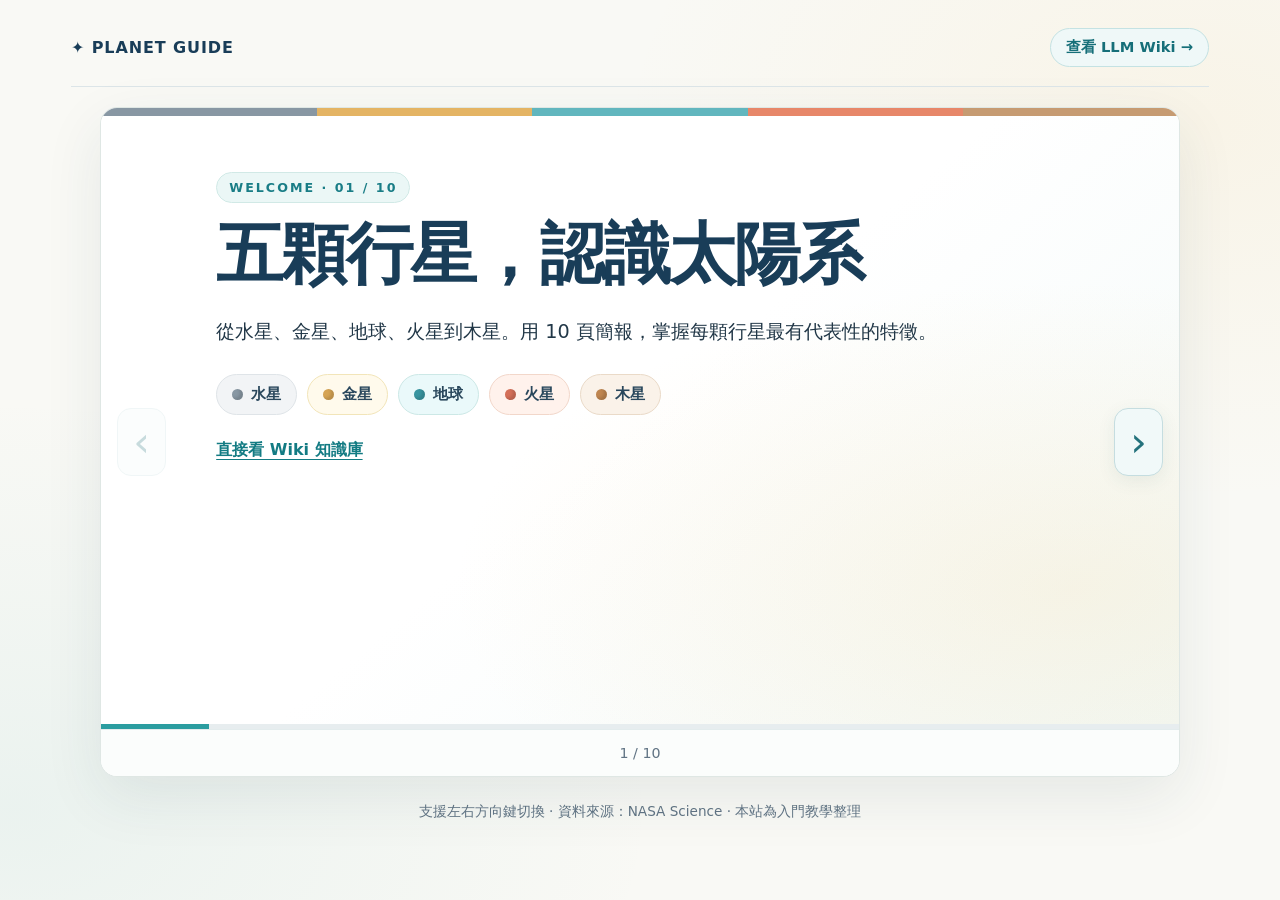
<file: index.html>
<!doctype html><html lang="zh-Hant"><head><meta charset="utf-8"><meta name="viewport" content="width=device-width,initial-scale=1"><meta name="description" content="太陽系五顆行星｜NASA 資料整理的 LLM Wiki 與 HTML 教學簡報"><title>星球小百科｜十頁教學簡報</title><link rel="stylesheet" href="style.css"></head><body><main class="wrap"><header class="top"><a class="logo" href="./">✦ PLANET GUIDE</a><a class="navlink" href="wiki/">查看 LLM Wiki →</a></header><div class="deck" id="deck"><section class="slide" aria-label="投影片 1：五顆行星，認識太陽系"><div class="kicker">WELCOME · 01 / 10</div><h1>五顆行星，認識太陽系</h1><p>從水星、金星、地球、火星到木星。用 10 頁簡報，掌握每顆行星最有代表性的特徵。</p><div class="rail"><span>水星</span><span>金星</span><span>地球</span><span>火星</span><span>木星</span></div><div class="links"><a href="wiki/">直接看 Wiki 知識庫</a></div></section><section class="slide" aria-label="投影片 2：先知道：它們在哪裡？"><div class="kicker">OVERVIEW · 02 / 10</div><h1>先知道：它們在哪裡？</h1><p>從太陽往外數，依序是水星、金星、地球、火星、木星。前四顆是岩石行星；木星則是氣體巨行星。</p><div class="rail"><span>1 · 水星</span><span>2 · 金星</span><span>3 · 地球</span><span>4 · 火星</span><span>5 · 木星</span></div><p class="muted">這份教材只選五顆行星作為入門範例，不代表太陽系只有五顆行星。</p></section><section class="slide" aria-label="投影片 3：水星"><div class="kicker">PLANET · 03 / 10</div><h1>水星</h1><div class="two"><div><div class="eyebrow">MERCURY · 岩石行星</div><p>離太陽最近，也是八大行星中最小的一顆。</p><ul class="keypoints"><li>太陽系第 1 顆行星</li><li>八大行星中最小的一顆</li><li>公轉一圈約 88 個地球日</li></ul><p class="small">提醒：離太陽最近不代表表面最熱，金星因濃厚大氣與溫室效應更熱。</p><p><a href="wiki/concepts/mercury.html">查看對應 Wiki 概念頁 →</a></p></div><div class="planet" style="--color:#75a2bc;--light:#a3d2e6"></div></div></section><section class="slide" aria-label="投影片 4：金星"><div class="kicker">PLANET · 04 / 10</div><h1>金星</h1><div class="two"><div><div class="eyebrow">VENUS · 岩石行星</div><p>金星是太陽系表面最熱的行星。</p><ul class="keypoints"><li>太陽系第 2 顆行星</li><li>表面溫度非常高</li><li>濃厚大氣造成強烈溫室效應</li></ul><p class="small">提醒：最熱的是金星，不是離太陽最近的水星。</p><p><a href="wiki/concepts/venus.html">查看對應 Wiki 概念頁 →</a></p></div><div class="planet" style="--color:#ebbb78;--light:#ffdfa6"></div></div></section><section class="slide" aria-label="投影片 5：地球"><div class="kicker">PLANET · 05 / 10</div><h1>地球</h1><div class="two"><div><div class="eyebrow">EARTH · 岩石行星</div><p>地球是我們的家園，也是目前唯一已確認有生命的行星。</p><ul class="keypoints"><li>太陽系第 3 顆行星</li><li>有大量地表液態水</li><li>目前唯一已確認有生命的行星</li></ul><p class="small">提醒：「目前只確認地球有生命」不等於斷言其他行星絕不可能有生命。</p><p><a href="wiki/concepts/earth.html">查看對應 Wiki 概念頁 →</a></p></div><div class="planet" style="--color:#66bfb1;--light:#a9e8de"></div></div></section><section class="slide" aria-label="投影片 6：火星"><div class="kicker">PLANET · 06 / 10</div><h1>火星</h1><div class="two"><div><div class="eyebrow">MARS · 岩石行星</div><p>火星被稱為紅色行星，表面偏紅與含鐵礦物的氧化有關。</p><ul class="keypoints"><li>太陽系第 4 顆行星</li><li>表面偏紅與鐵的氧化有關</li><li>寒冷且大氣稀薄</li></ul><p class="small">提醒：火星曾有較多液態水的證據，不代表現在表面有像地球一樣的海洋。</p><p><a href="wiki/concepts/mars.html">查看對應 Wiki 概念頁 →</a></p></div><div class="planet" style="--color:#d88878;--light:#f5b4a4"></div></div></section><section class="slide" aria-label="投影片 7：木星"><div class="kicker">PLANET · 07 / 10</div><h1>木星</h1><div class="two"><div><div class="eyebrow">JUPITER · 氣體巨行星</div><p>木星是太陽系最大的行星。</p><ul class="keypoints"><li>太陽系第 5 顆行星</li><li>太陽系最大的行星</li><li>主要成分為氫與氦</li></ul><p class="small">提醒：木星並非表面鋪滿陸地的大型地球，而是氣體巨行星。</p><p><a href="wiki/concepts/jupiter.html">查看對應 Wiki 概念頁 →</a></p></div><div class="planet" style="--color:#cba983;--light:#efcdab"></div></div></section><section class="slide" aria-label="投影片 8：把五顆行星放在一起比較"><div class="kicker">COMPARE · 08 / 10</div><h1>把五顆行星放在一起比較</h1><p>依照 Wiki 的五筆來源整理，先看位置，再比較行星種類與主要特徵。</p><table class="compare"><thead><tr><th>行星</th><th>順序</th><th>類型</th><th>學習重點</th></tr></thead><tbody><tr><td>水星</td><td>1</td><td>岩石行星</td><td>八大行星中最小的一顆</td></tr><tr><td>金星</td><td>2</td><td>岩石行星</td><td>表面溫度非常高</td></tr><tr><td>地球</td><td>3</td><td>岩石行星</td><td>有大量地表液態水</td></tr><tr><td>火星</td><td>4</td><td>岩石行星</td><td>表面偏紅與鐵的氧化有關</td></tr><tr><td>木星</td><td>5</td><td>氣體巨行星</td><td>太陽系最大的行星</td></tr></tbody></table></section><section class="slide" aria-label="投影片 9：三題小測驗"><div class="kicker">PRACTICE · 09 / 10</div><h1>三題小測驗</h1><p>你可以不看 Wiki 先試答，再按下按鈕確認答案。</p><ol style="line-height:2"><li>距離太陽最近的行星是誰？</li><li>水星與金星，哪一顆的表面更熱？</li><li>木星的大紅斑是一片陸地，還是一個風暴？</li></ol><button id="reveal" class="action" type="button" aria-controls="answers" aria-expanded="false">顯示答案</button><div id="answers" class="quiz-answer" aria-live="polite">① 水星　② 金星　③ 大型風暴。<br><span class="small">答案出自 Wiki 的 S01、S02、S05。</span></div></section><section class="slide" aria-label="投影片 10：資料來源與學習下一步"><div class="kicker">REFERENCES · 10 / 10</div><h1>資料來源與學習下一步</h1><p>所有教學重點都可以從 Wiki 概念頁，追溯到 NASA Science 官方資料。</p><ol class="sourceslist"><li><a target="_blank" rel="noopener" href="https://science.nasa.gov/mercury/facts/">S01 · NASA：水星 Facts</a>｜<a href="wiki/concepts/mercury.html">Wiki 概念頁</a></li><li><a target="_blank" rel="noopener" href="https://science.nasa.gov/venus/venus-facts/">S02 · NASA：金星 Facts</a>｜<a href="wiki/concepts/venus.html">Wiki 概念頁</a></li><li><a target="_blank" rel="noopener" href="https://science.nasa.gov/earth/facts/">S03 · NASA：地球 Facts</a>｜<a href="wiki/concepts/earth.html">Wiki 概念頁</a></li><li><a target="_blank" rel="noopener" href="https://science.nasa.gov/mars/facts/">S04 · NASA：火星 Facts</a>｜<a href="wiki/concepts/mars.html">Wiki 概念頁</a></li><li><a target="_blank" rel="noopener" href="https://science.nasa.gov/jupiter/jupiter-facts/">S05 · NASA：木星 Facts</a>｜<a href="wiki/concepts/jupiter.html">Wiki 概念頁</a></li></ol><div class="links"><a href="wiki/">開啟 Wiki</a><a href="WORKFLOW.md">查看 Loop / Graph 與檢查紀錄</a></div></section><!-- 簡報左右兩側的翻頁箭頭；保留原本的 JavaScript 切換機制 -->
<button class="side-arrow side-arrow-prev" id="prev" type="button" aria-label="上一頁" title="上一頁（鍵盤 ←）">&#x2039;</button>
<button class="side-arrow side-arrow-next" id="next" type="button" aria-label="下一頁" title="下一頁（鍵盤 →）">&#x203A;</button>
<div class="bar"><div id="progress"></div></div><div class="footerbar"><span id="counter" class="small" aria-live="polite">1 / 10</span></div></div><footer style="text-align:center">支援左右方向鍵切換 · 資料來源：NASA Science · 本站為入門教學整理</footer></main><script>
(()=>{const slides=[...document.querySelectorAll('.slide')];let page=0;function go(n){page=Math.max(0,Math.min(n,slides.length-1));slides.forEach((el,i)=>{el.classList.toggle('active',i===page);el.setAttribute('aria-hidden',String(i!==page));});document.querySelector('#counter').textContent=`${page+1} / ${slides.length}`;document.querySelector('#progress').style.width=`${(page+1)/slides.length*100}%`;document.querySelector('#prev').disabled=(page===0);document.querySelector('#next').disabled=(page===slides.length-1);}document.querySelector('#prev').addEventListener('click',()=>go(page-1));document.querySelector('#next').addEventListener('click',()=>go(page+1));document.addEventListener('keydown',e=>{if(e.target.closest('button,input,textarea,select'))return;if(e.key==='ArrowRight')go(page+1);if(e.key==='ArrowLeft')go(page-1);});const button=document.querySelector('#reveal');button.addEventListener('click',()=>{const a=document.querySelector('#answers');const isShown=a.classList.toggle('show');button.textContent=isShown?'隱藏答案':'顯示答案';button.setAttribute('aria-expanded',String(isShown));});go(0);})();
</script></body></html>
</file>
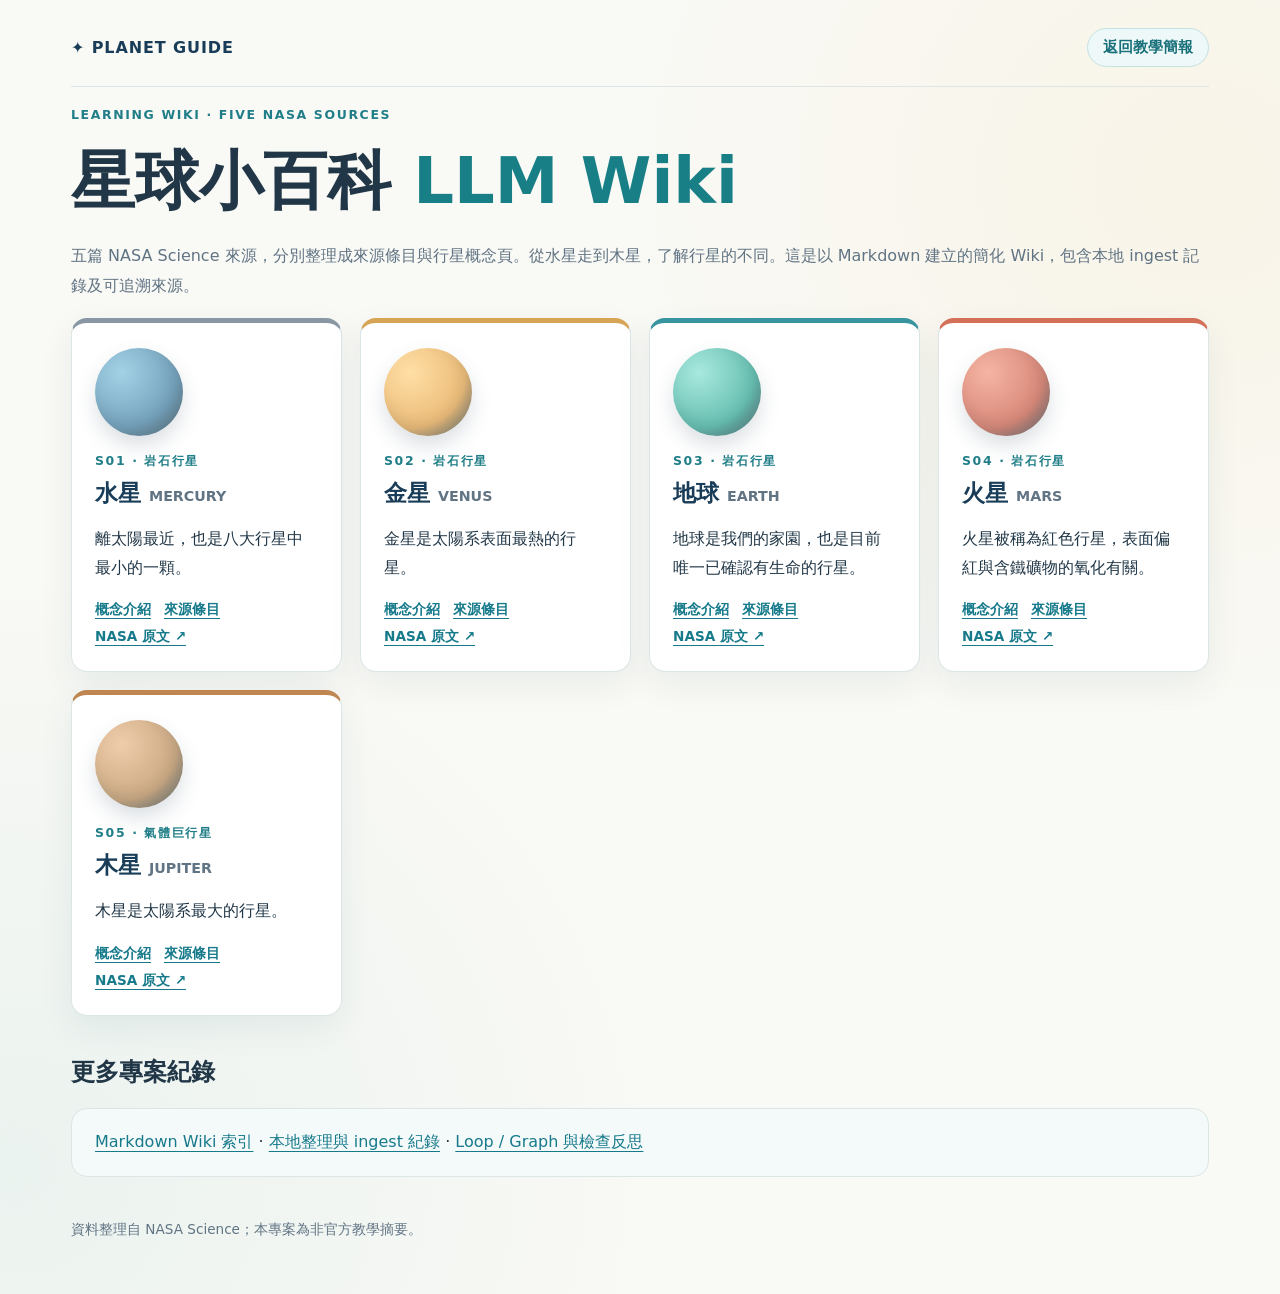
<file: wiki/index.html>
<!doctype html><html lang="zh-Hant"><head><meta name="viewport" content="width=device-width, initial-scale=1"><meta charset="utf-8"><meta name="theme-color" content="#f9f9f5"><link rel="stylesheet" href="../style.css"><title>星球小百科｜LLM Wiki</title></head><body><main class="wrap"><div class="top"><a class="logo" href="../">✦ PLANET GUIDE</a><a class="navlink" href="../">返回教學簡報</a></div><div class="eyebrow">LEARNING WIKI · FIVE NASA SOURCES</div><h1 style="font-size:clamp(2.3rem,5vw,4rem);margin:16px 0">星球小百科 <span style="color:var(--mint)">LLM Wiki</span></h1><p class="muted">五篇 NASA Science 來源，分別整理成來源條目與行星概念頁。從水星走到木星，了解行星的不同。這是以 Markdown 建立的簡化 Wiki，包含本地 ingest 記錄及可追溯來源。</p><section class="cards"><article class="card"><div class="planet" style="--color:#75a2bc;--light:#a3d2e6"></div><div class="eyebrow">S01 · 岩石行星</div><h2>水星 <span class="small">MERCURY</span></h2><p>離太陽最近，也是八大行星中最小的一顆。</p><div class="rowlinks"><a href="concepts/mercury.html">概念介紹</a><a href="sources/01-mercury.html">來源條目</a><a href="https://science.nasa.gov/mercury/facts/" target="_blank" rel="noopener">NASA 原文 ↗</a></div></article><article class="card"><div class="planet" style="--color:#ebbb78;--light:#ffdfa6"></div><div class="eyebrow">S02 · 岩石行星</div><h2>金星 <span class="small">VENUS</span></h2><p>金星是太陽系表面最熱的行星。</p><div class="rowlinks"><a href="concepts/venus.html">概念介紹</a><a href="sources/02-venus.html">來源條目</a><a href="https://science.nasa.gov/venus/venus-facts/" target="_blank" rel="noopener">NASA 原文 ↗</a></div></article><article class="card"><div class="planet" style="--color:#66bfb1;--light:#a9e8de"></div><div class="eyebrow">S03 · 岩石行星</div><h2>地球 <span class="small">EARTH</span></h2><p>地球是我們的家園，也是目前唯一已確認有生命的行星。</p><div class="rowlinks"><a href="concepts/earth.html">概念介紹</a><a href="sources/03-earth.html">來源條目</a><a href="https://science.nasa.gov/earth/facts/" target="_blank" rel="noopener">NASA 原文 ↗</a></div></article><article class="card"><div class="planet" style="--color:#d88878;--light:#f5b4a4"></div><div class="eyebrow">S04 · 岩石行星</div><h2>火星 <span class="small">MARS</span></h2><p>火星被稱為紅色行星，表面偏紅與含鐵礦物的氧化有關。</p><div class="rowlinks"><a href="concepts/mars.html">概念介紹</a><a href="sources/04-mars.html">來源條目</a><a href="https://science.nasa.gov/mars/facts/" target="_blank" rel="noopener">NASA 原文 ↗</a></div></article><article class="card"><div class="planet" style="--color:#cba983;--light:#efcdab"></div><div class="eyebrow">S05 · 氣體巨行星</div><h2>木星 <span class="small">JUPITER</span></h2><p>木星是太陽系最大的行星。</p><div class="rowlinks"><a href="concepts/jupiter.html">概念介紹</a><a href="sources/05-jupiter.html">來源條目</a><a href="https://science.nasa.gov/jupiter/jupiter-facts/" target="_blank" rel="noopener">NASA 原文 ↗</a></div></article></section><section class="section"><h2>更多專案紀錄</h2><div class="panel"><a href="index.md">Markdown Wiki 索引</a> · <a href="log.md">本地整理與 ingest 紀錄</a> · <a href="../WORKFLOW.md">Loop / Graph 與檢查反思</a></div></section><footer>資料整理自 NASA Science；本專案為非官方教學摘要。</footer></main></body></html>
</file>
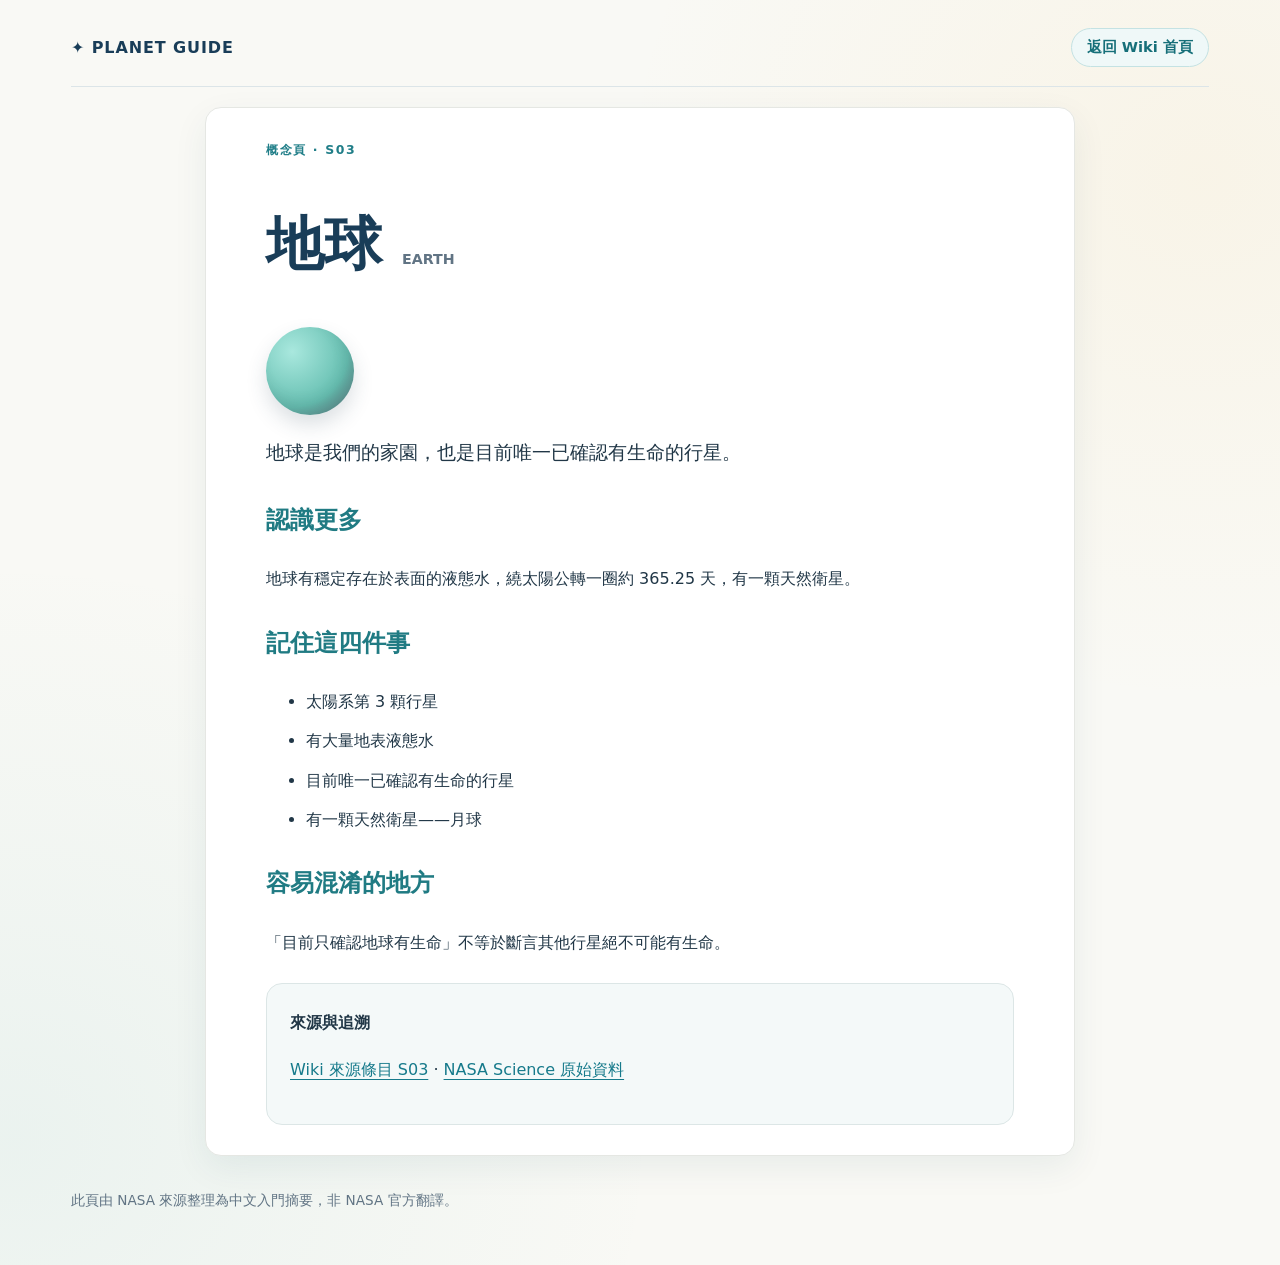
<file: wiki/concepts/earth.html>
<!doctype html><html lang="zh-Hant"><head><meta name="viewport" content="width=device-width, initial-scale=1"><meta charset="utf-8"><meta name="theme-color" content="#f9f9f5"><link rel="stylesheet" href="../../style.css"><title>地球｜星球小百科 Wiki</title></head><body><main class="wrap"><div class="top"><a class="logo" href="../../">✦ PLANET GUIDE</a><a class="navlink" href="../">返回 Wiki 首頁</a></div><article class="read"><div class="eyebrow">概念頁 · S03</div><h1>地球 <span class="small">EARTH</span></h1><div class="planet" style="--color:#66bfb1;--light:#a9e8de"></div><p style="font-size:1.2rem">地球是我們的家園，也是目前唯一已確認有生命的行星。</p><h2>認識更多</h2><p>地球有穩定存在於表面的液態水，繞太陽公轉一圈約 365.25 天，有一顆天然衛星。</p><h2>記住這四件事</h2><ul><li>太陽系第 3 顆行星</li><li>有大量地表液態水</li><li>目前唯一已確認有生命的行星</li><li>有一顆天然衛星——月球</li></ul><h2>容易混淆的地方</h2><p>「目前只確認地球有生命」不等於斷言其他行星絕不可能有生命。</p><div class="panel"><b>來源與追溯</b><p><a href="../sources/03-earth.html">Wiki 來源條目 S03</a> · <a href="https://science.nasa.gov/earth/facts/" target="_blank" rel="noopener">NASA Science 原始資料</a></p></div></article><footer>此頁由 NASA 來源整理為中文入門摘要，非 NASA 官方翻譯。</footer></main></body></html>
</file>
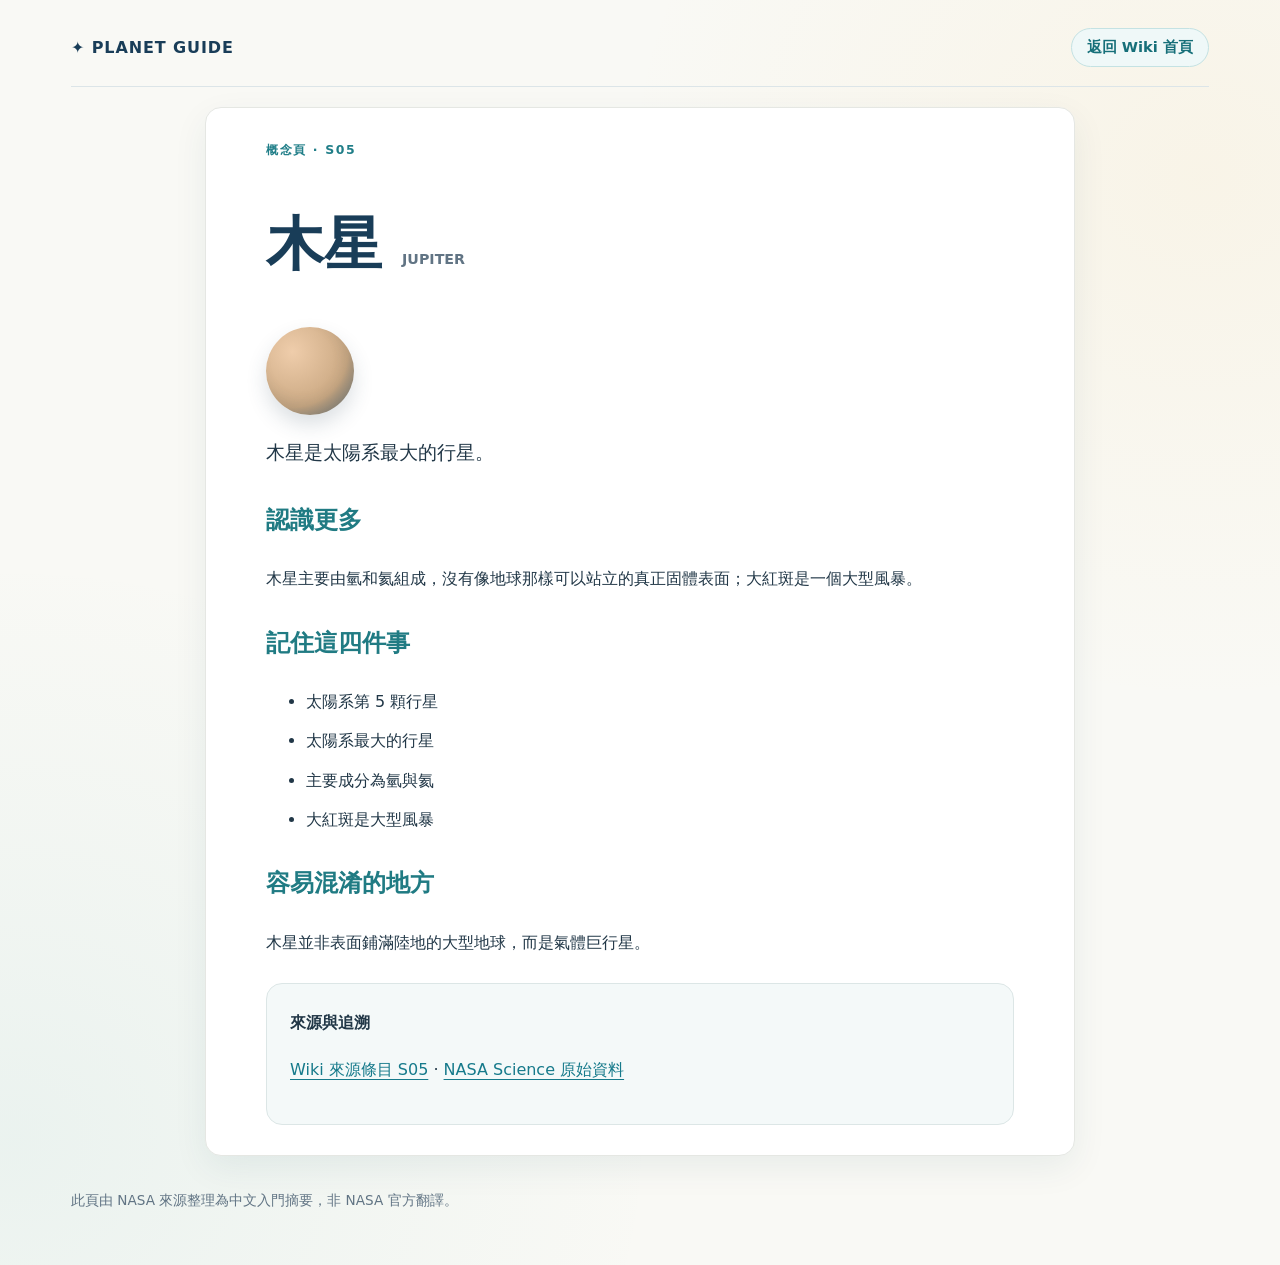
<file: wiki/concepts/jupiter.html>
<!doctype html><html lang="zh-Hant"><head><meta name="viewport" content="width=device-width, initial-scale=1"><meta charset="utf-8"><meta name="theme-color" content="#f9f9f5"><link rel="stylesheet" href="../../style.css"><title>木星｜星球小百科 Wiki</title></head><body><main class="wrap"><div class="top"><a class="logo" href="../../">✦ PLANET GUIDE</a><a class="navlink" href="../">返回 Wiki 首頁</a></div><article class="read"><div class="eyebrow">概念頁 · S05</div><h1>木星 <span class="small">JUPITER</span></h1><div class="planet" style="--color:#cba983;--light:#efcdab"></div><p style="font-size:1.2rem">木星是太陽系最大的行星。</p><h2>認識更多</h2><p>木星主要由氫和氦組成，沒有像地球那樣可以站立的真正固體表面；大紅斑是一個大型風暴。</p><h2>記住這四件事</h2><ul><li>太陽系第 5 顆行星</li><li>太陽系最大的行星</li><li>主要成分為氫與氦</li><li>大紅斑是大型風暴</li></ul><h2>容易混淆的地方</h2><p>木星並非表面鋪滿陸地的大型地球，而是氣體巨行星。</p><div class="panel"><b>來源與追溯</b><p><a href="../sources/05-jupiter.html">Wiki 來源條目 S05</a> · <a href="https://science.nasa.gov/jupiter/jupiter-facts/" target="_blank" rel="noopener">NASA Science 原始資料</a></p></div></article><footer>此頁由 NASA 來源整理為中文入門摘要，非 NASA 官方翻譯。</footer></main></body></html>
</file>
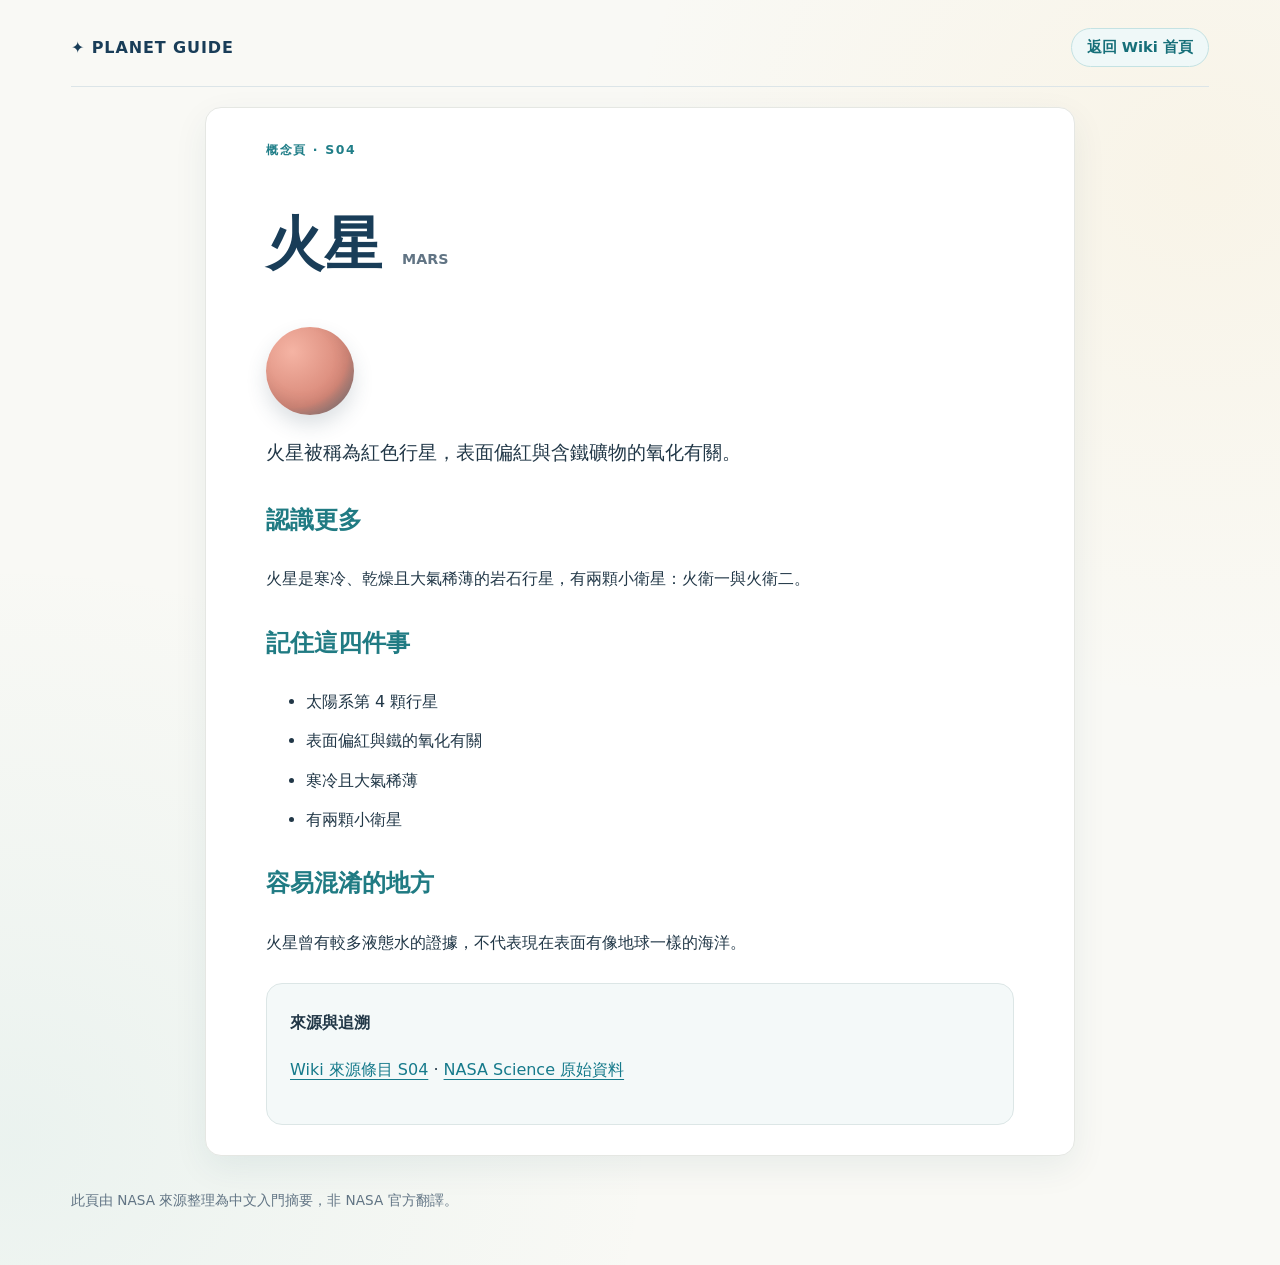
<file: wiki/concepts/mars.html>
<!doctype html><html lang="zh-Hant"><head><meta name="viewport" content="width=device-width, initial-scale=1"><meta charset="utf-8"><meta name="theme-color" content="#f9f9f5"><link rel="stylesheet" href="../../style.css"><title>火星｜星球小百科 Wiki</title></head><body><main class="wrap"><div class="top"><a class="logo" href="../../">✦ PLANET GUIDE</a><a class="navlink" href="../">返回 Wiki 首頁</a></div><article class="read"><div class="eyebrow">概念頁 · S04</div><h1>火星 <span class="small">MARS</span></h1><div class="planet" style="--color:#d88878;--light:#f5b4a4"></div><p style="font-size:1.2rem">火星被稱為紅色行星，表面偏紅與含鐵礦物的氧化有關。</p><h2>認識更多</h2><p>火星是寒冷、乾燥且大氣稀薄的岩石行星，有兩顆小衛星：火衛一與火衛二。</p><h2>記住這四件事</h2><ul><li>太陽系第 4 顆行星</li><li>表面偏紅與鐵的氧化有關</li><li>寒冷且大氣稀薄</li><li>有兩顆小衛星</li></ul><h2>容易混淆的地方</h2><p>火星曾有較多液態水的證據，不代表現在表面有像地球一樣的海洋。</p><div class="panel"><b>來源與追溯</b><p><a href="../sources/04-mars.html">Wiki 來源條目 S04</a> · <a href="https://science.nasa.gov/mars/facts/" target="_blank" rel="noopener">NASA Science 原始資料</a></p></div></article><footer>此頁由 NASA 來源整理為中文入門摘要，非 NASA 官方翻譯。</footer></main></body></html>
</file>
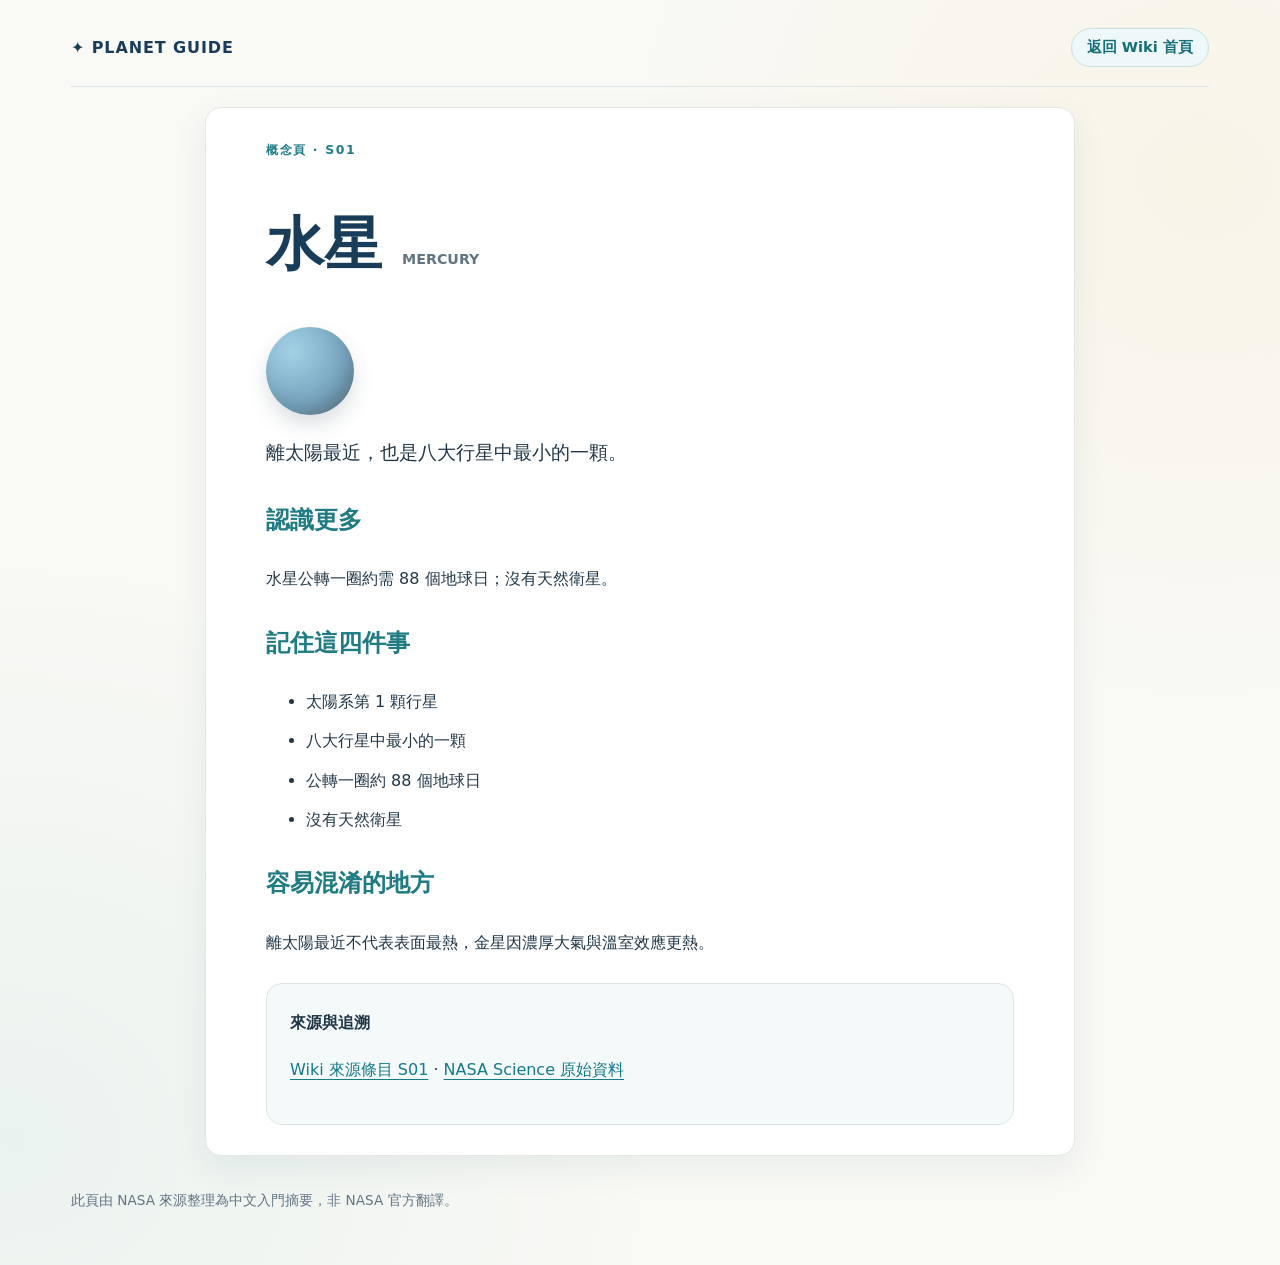
<file: wiki/concepts/mercury.html>
<!doctype html><html lang="zh-Hant"><head><meta name="viewport" content="width=device-width, initial-scale=1"><meta charset="utf-8"><meta name="theme-color" content="#f9f9f5"><link rel="stylesheet" href="../../style.css"><title>水星｜星球小百科 Wiki</title></head><body><main class="wrap"><div class="top"><a class="logo" href="../../">✦ PLANET GUIDE</a><a class="navlink" href="../">返回 Wiki 首頁</a></div><article class="read"><div class="eyebrow">概念頁 · S01</div><h1>水星 <span class="small">MERCURY</span></h1><div class="planet" style="--color:#75a2bc;--light:#a3d2e6"></div><p style="font-size:1.2rem">離太陽最近，也是八大行星中最小的一顆。</p><h2>認識更多</h2><p>水星公轉一圈約需 88 個地球日；沒有天然衛星。</p><h2>記住這四件事</h2><ul><li>太陽系第 1 顆行星</li><li>八大行星中最小的一顆</li><li>公轉一圈約 88 個地球日</li><li>沒有天然衛星</li></ul><h2>容易混淆的地方</h2><p>離太陽最近不代表表面最熱，金星因濃厚大氣與溫室效應更熱。</p><div class="panel"><b>來源與追溯</b><p><a href="../sources/01-mercury.html">Wiki 來源條目 S01</a> · <a href="https://science.nasa.gov/mercury/facts/" target="_blank" rel="noopener">NASA Science 原始資料</a></p></div></article><footer>此頁由 NASA 來源整理為中文入門摘要，非 NASA 官方翻譯。</footer></main></body></html>
</file>
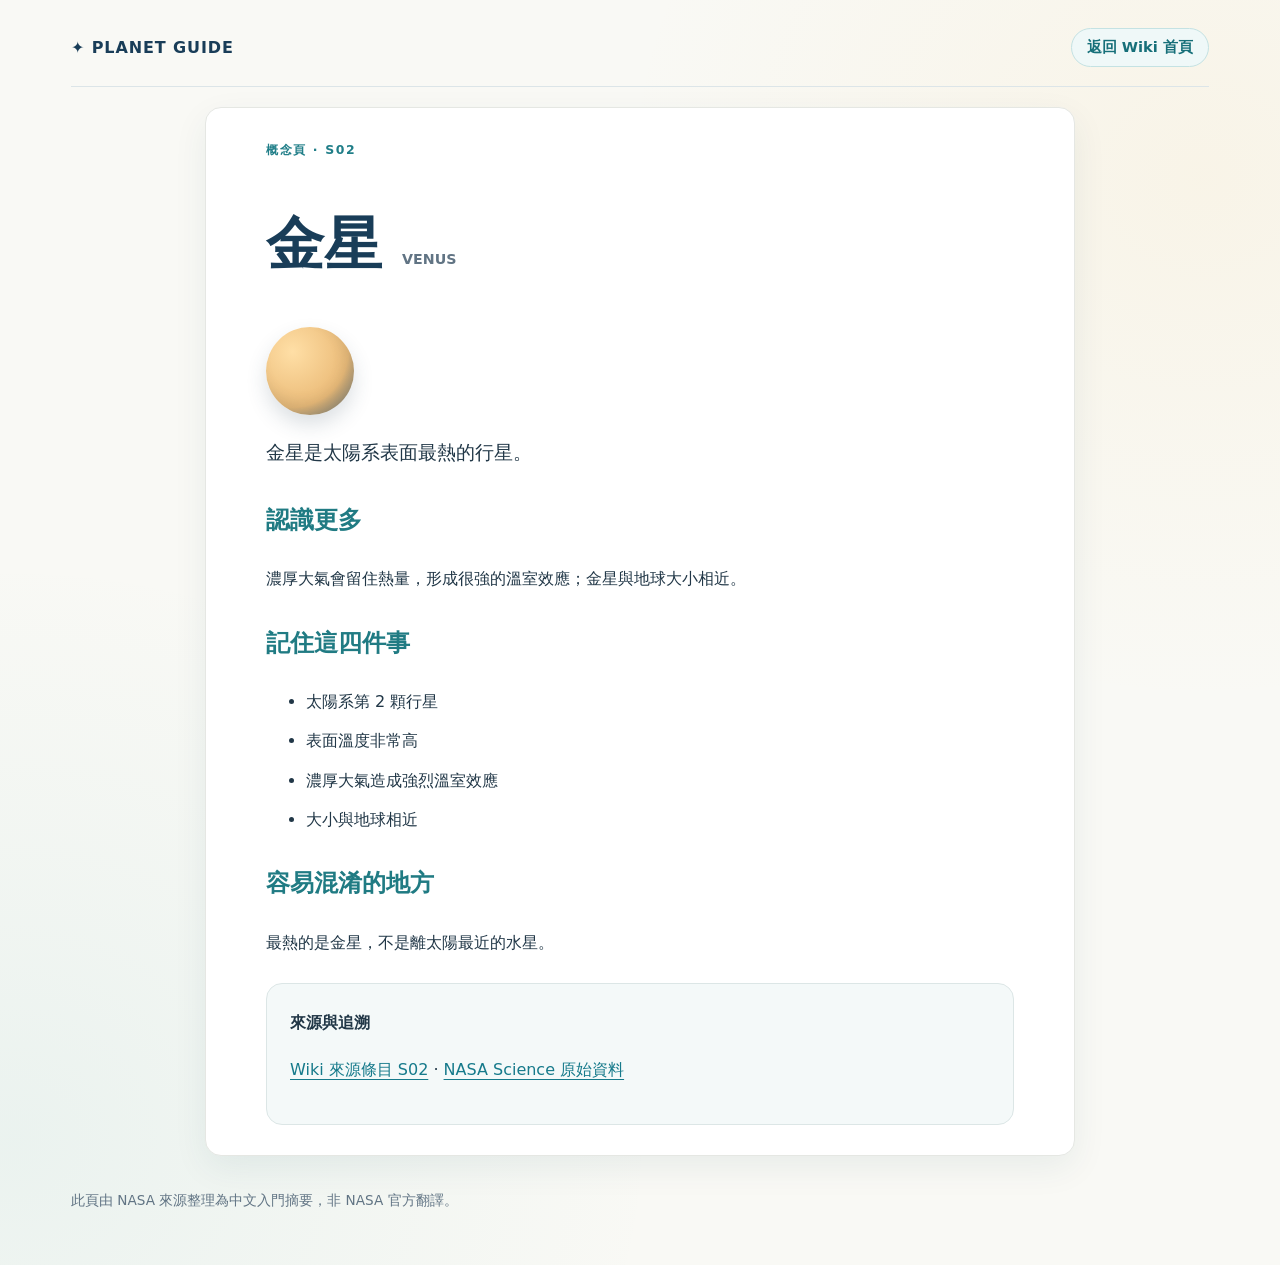
<file: wiki/concepts/venus.html>
<!doctype html><html lang="zh-Hant"><head><meta name="viewport" content="width=device-width, initial-scale=1"><meta charset="utf-8"><meta name="theme-color" content="#f9f9f5"><link rel="stylesheet" href="../../style.css"><title>金星｜星球小百科 Wiki</title></head><body><main class="wrap"><div class="top"><a class="logo" href="../../">✦ PLANET GUIDE</a><a class="navlink" href="../">返回 Wiki 首頁</a></div><article class="read"><div class="eyebrow">概念頁 · S02</div><h1>金星 <span class="small">VENUS</span></h1><div class="planet" style="--color:#ebbb78;--light:#ffdfa6"></div><p style="font-size:1.2rem">金星是太陽系表面最熱的行星。</p><h2>認識更多</h2><p>濃厚大氣會留住熱量，形成很強的溫室效應；金星與地球大小相近。</p><h2>記住這四件事</h2><ul><li>太陽系第 2 顆行星</li><li>表面溫度非常高</li><li>濃厚大氣造成強烈溫室效應</li><li>大小與地球相近</li></ul><h2>容易混淆的地方</h2><p>最熱的是金星，不是離太陽最近的水星。</p><div class="panel"><b>來源與追溯</b><p><a href="../sources/02-venus.html">Wiki 來源條目 S02</a> · <a href="https://science.nasa.gov/venus/venus-facts/" target="_blank" rel="noopener">NASA Science 原始資料</a></p></div></article><footer>此頁由 NASA 來源整理為中文入門摘要，非 NASA 官方翻譯。</footer></main></body></html>
</file>
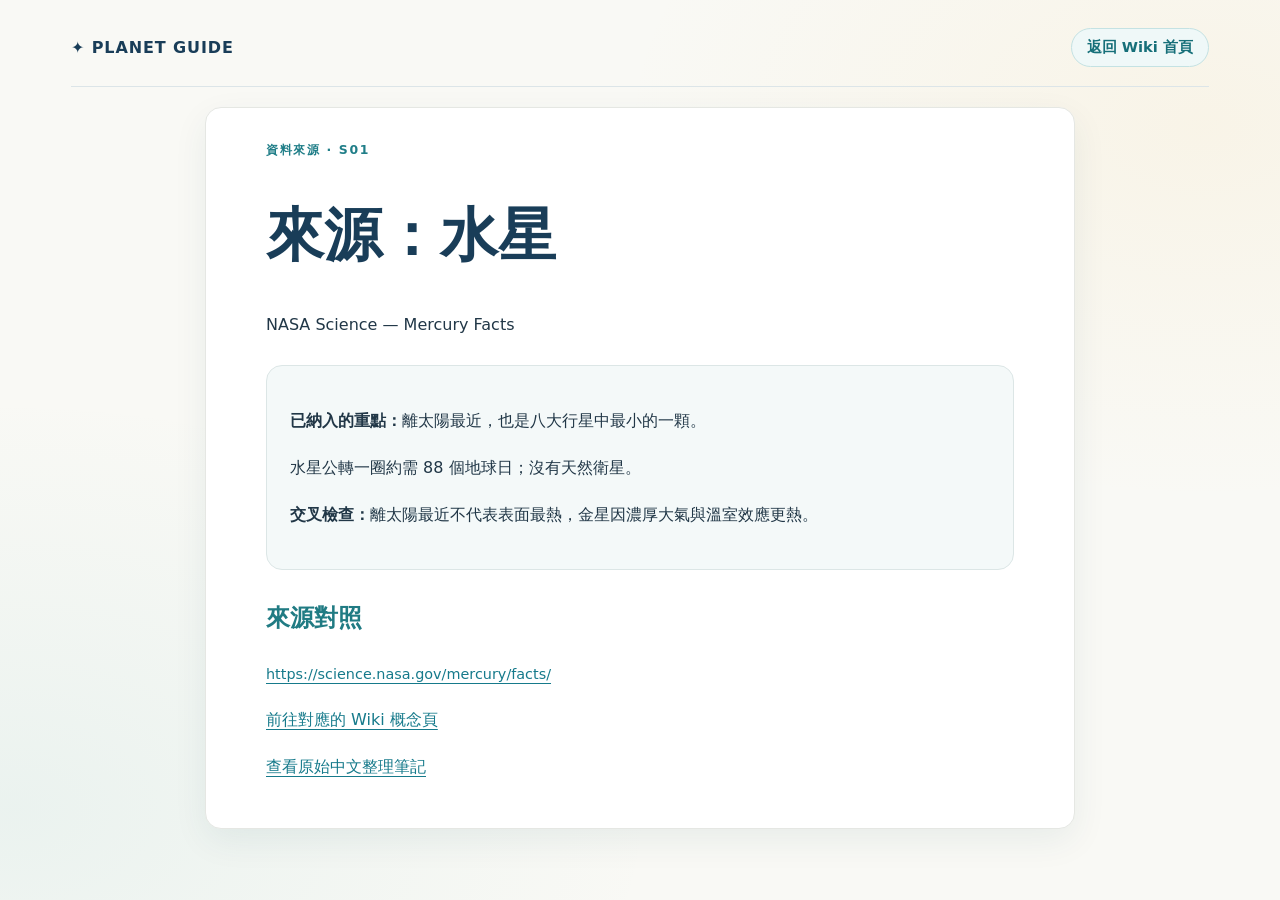
<file: wiki/sources/01-mercury.html>
<!doctype html><html lang="zh-Hant"><head><meta name="viewport" content="width=device-width, initial-scale=1"><meta charset="utf-8"><meta name="theme-color" content="#f9f9f5"><link rel="stylesheet" href="../../style.css"><title>來源 S01｜水星</title></head><body><main class="wrap"><div class="top"><a class="logo" href="../../">✦ PLANET GUIDE</a><a class="navlink" href="../">返回 Wiki 首頁</a></div><div class="read"><div class="eyebrow">資料來源 · S01</div><h1>來源：水星</h1><p>NASA Science — Mercury Facts</p><div class="panel"><p><b>已納入的重點：</b>離太陽最近，也是八大行星中最小的一顆。</p><p>水星公轉一圈約需 88 個地球日；沒有天然衛星。</p><p><b>交叉檢查：</b>離太陽最近不代表表面最熱，金星因濃厚大氣與溫室效應更熱。</p></div><h2>來源對照</h2><p class="sourcebox"><a href="https://science.nasa.gov/mercury/facts/" target="_blank" rel="noopener">https://science.nasa.gov/mercury/facts/</a></p><p><a href="../concepts/mercury.html">前往對應的 Wiki 概念頁</a></p><p><a href="../../raw/01-mercury.md">查看原始中文整理筆記</a></p></div></main></body></html>
</file>
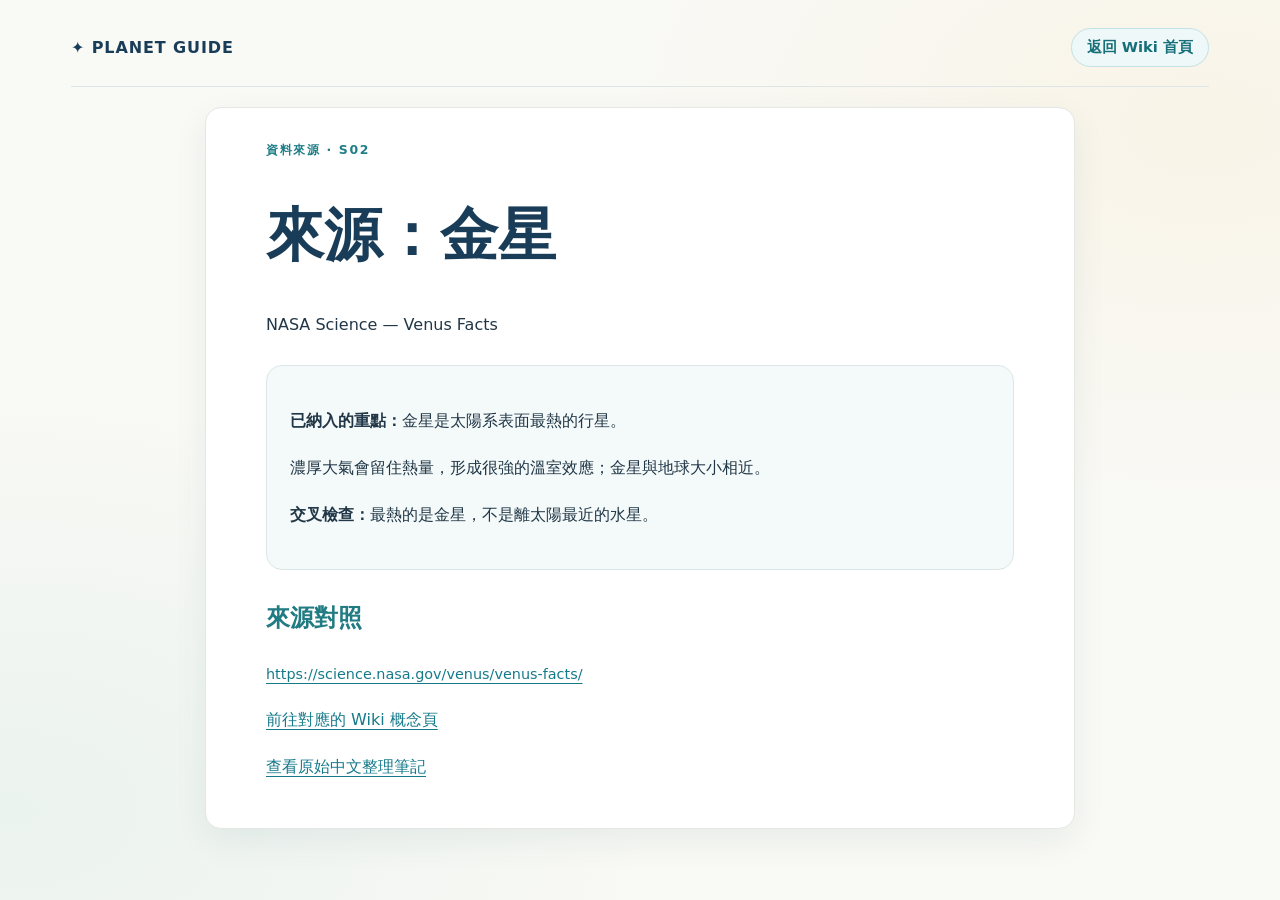
<file: wiki/sources/02-venus.html>
<!doctype html><html lang="zh-Hant"><head><meta name="viewport" content="width=device-width, initial-scale=1"><meta charset="utf-8"><meta name="theme-color" content="#f9f9f5"><link rel="stylesheet" href="../../style.css"><title>來源 S02｜金星</title></head><body><main class="wrap"><div class="top"><a class="logo" href="../../">✦ PLANET GUIDE</a><a class="navlink" href="../">返回 Wiki 首頁</a></div><div class="read"><div class="eyebrow">資料來源 · S02</div><h1>來源：金星</h1><p>NASA Science — Venus Facts</p><div class="panel"><p><b>已納入的重點：</b>金星是太陽系表面最熱的行星。</p><p>濃厚大氣會留住熱量，形成很強的溫室效應；金星與地球大小相近。</p><p><b>交叉檢查：</b>最熱的是金星，不是離太陽最近的水星。</p></div><h2>來源對照</h2><p class="sourcebox"><a href="https://science.nasa.gov/venus/venus-facts/" target="_blank" rel="noopener">https://science.nasa.gov/venus/venus-facts/</a></p><p><a href="../concepts/venus.html">前往對應的 Wiki 概念頁</a></p><p><a href="../../raw/02-venus.md">查看原始中文整理筆記</a></p></div></main></body></html>
</file>
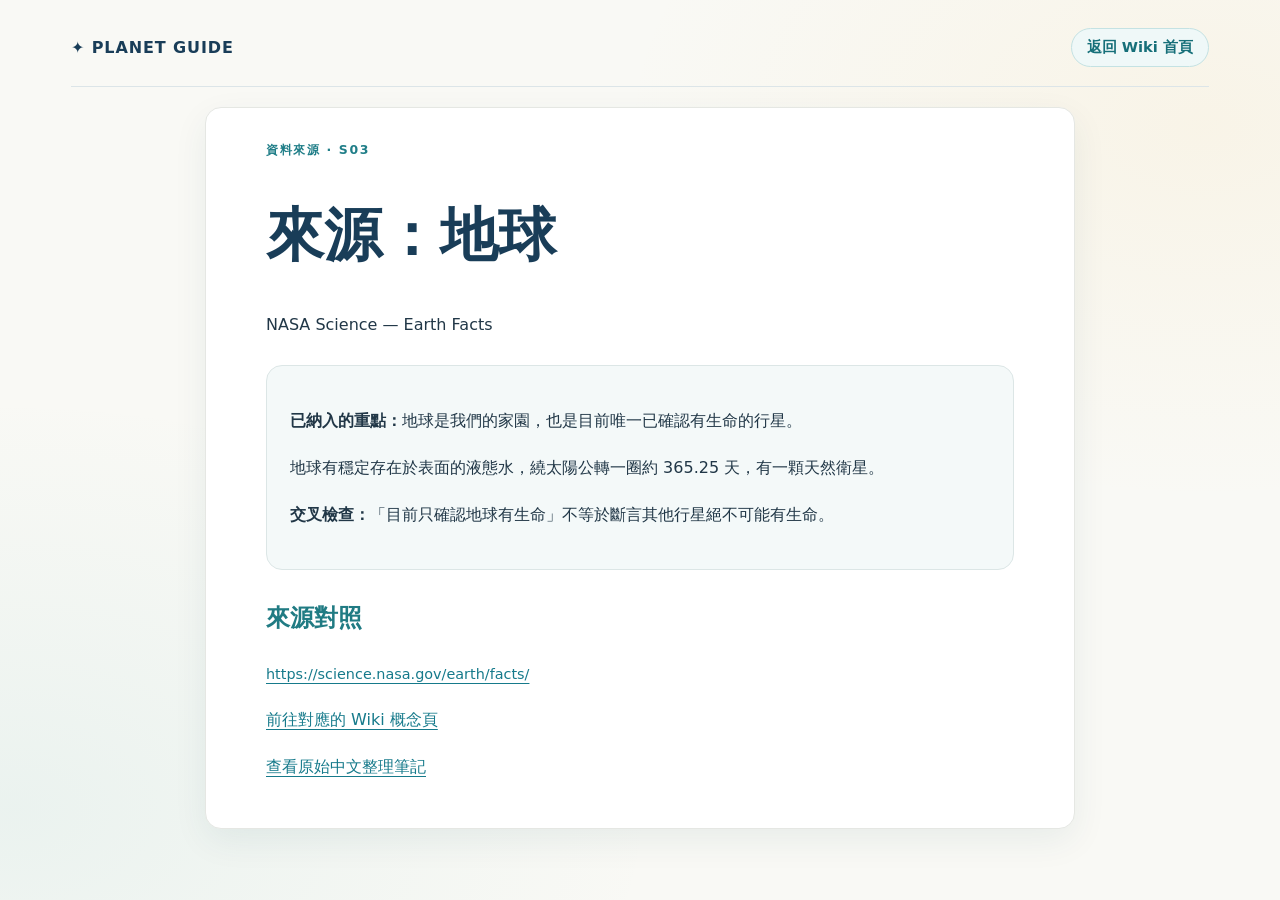
<file: wiki/sources/03-earth.html>
<!doctype html><html lang="zh-Hant"><head><meta name="viewport" content="width=device-width, initial-scale=1"><meta charset="utf-8"><meta name="theme-color" content="#f9f9f5"><link rel="stylesheet" href="../../style.css"><title>來源 S03｜地球</title></head><body><main class="wrap"><div class="top"><a class="logo" href="../../">✦ PLANET GUIDE</a><a class="navlink" href="../">返回 Wiki 首頁</a></div><div class="read"><div class="eyebrow">資料來源 · S03</div><h1>來源：地球</h1><p>NASA Science — Earth Facts</p><div class="panel"><p><b>已納入的重點：</b>地球是我們的家園，也是目前唯一已確認有生命的行星。</p><p>地球有穩定存在於表面的液態水，繞太陽公轉一圈約 365.25 天，有一顆天然衛星。</p><p><b>交叉檢查：</b>「目前只確認地球有生命」不等於斷言其他行星絕不可能有生命。</p></div><h2>來源對照</h2><p class="sourcebox"><a href="https://science.nasa.gov/earth/facts/" target="_blank" rel="noopener">https://science.nasa.gov/earth/facts/</a></p><p><a href="../concepts/earth.html">前往對應的 Wiki 概念頁</a></p><p><a href="../../raw/03-earth.md">查看原始中文整理筆記</a></p></div></main></body></html>
</file>
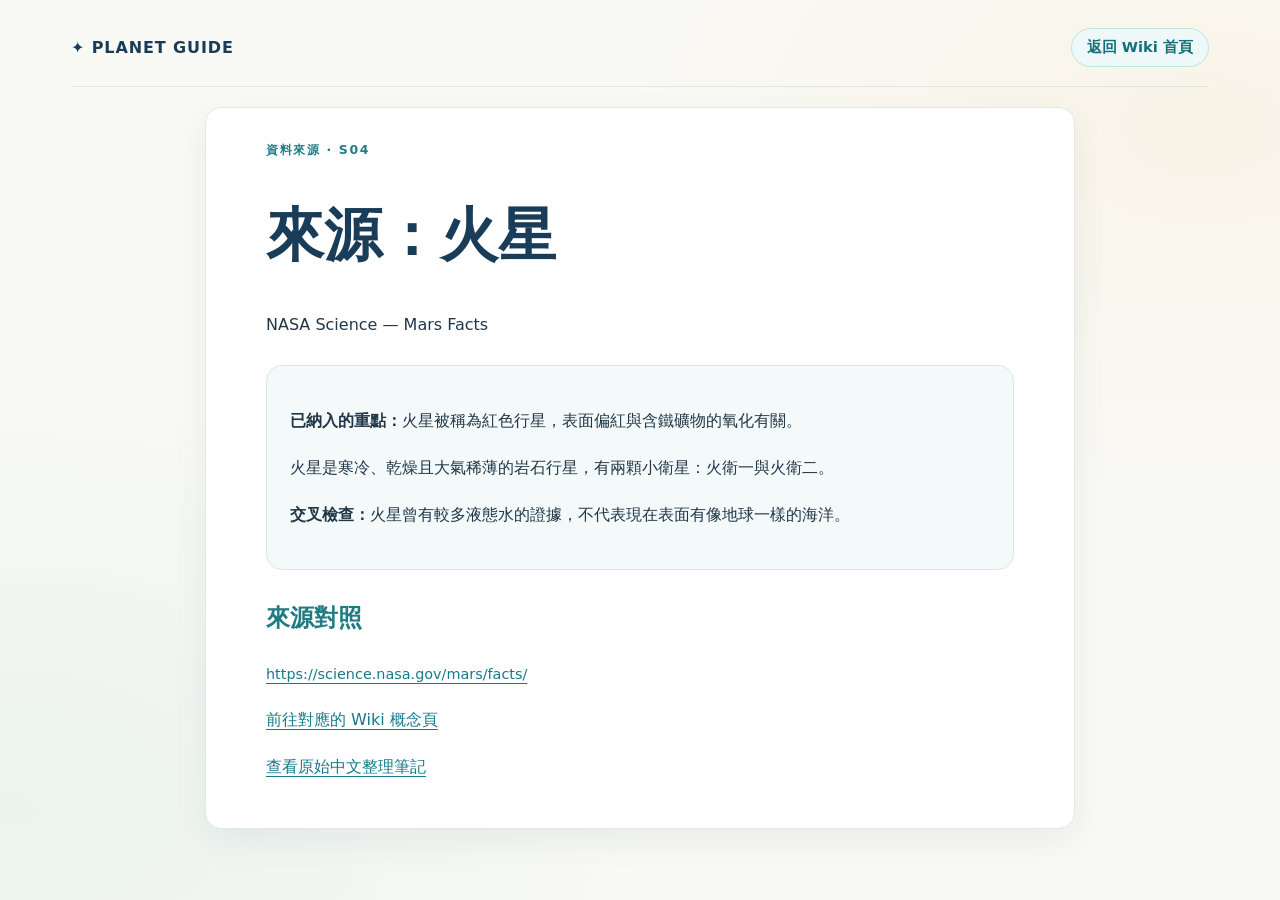
<file: wiki/sources/04-mars.html>
<!doctype html><html lang="zh-Hant"><head><meta name="viewport" content="width=device-width, initial-scale=1"><meta charset="utf-8"><meta name="theme-color" content="#f9f9f5"><link rel="stylesheet" href="../../style.css"><title>來源 S04｜火星</title></head><body><main class="wrap"><div class="top"><a class="logo" href="../../">✦ PLANET GUIDE</a><a class="navlink" href="../">返回 Wiki 首頁</a></div><div class="read"><div class="eyebrow">資料來源 · S04</div><h1>來源：火星</h1><p>NASA Science — Mars Facts</p><div class="panel"><p><b>已納入的重點：</b>火星被稱為紅色行星，表面偏紅與含鐵礦物的氧化有關。</p><p>火星是寒冷、乾燥且大氣稀薄的岩石行星，有兩顆小衛星：火衛一與火衛二。</p><p><b>交叉檢查：</b>火星曾有較多液態水的證據，不代表現在表面有像地球一樣的海洋。</p></div><h2>來源對照</h2><p class="sourcebox"><a href="https://science.nasa.gov/mars/facts/" target="_blank" rel="noopener">https://science.nasa.gov/mars/facts/</a></p><p><a href="../concepts/mars.html">前往對應的 Wiki 概念頁</a></p><p><a href="../../raw/04-mars.md">查看原始中文整理筆記</a></p></div></main></body></html>
</file>
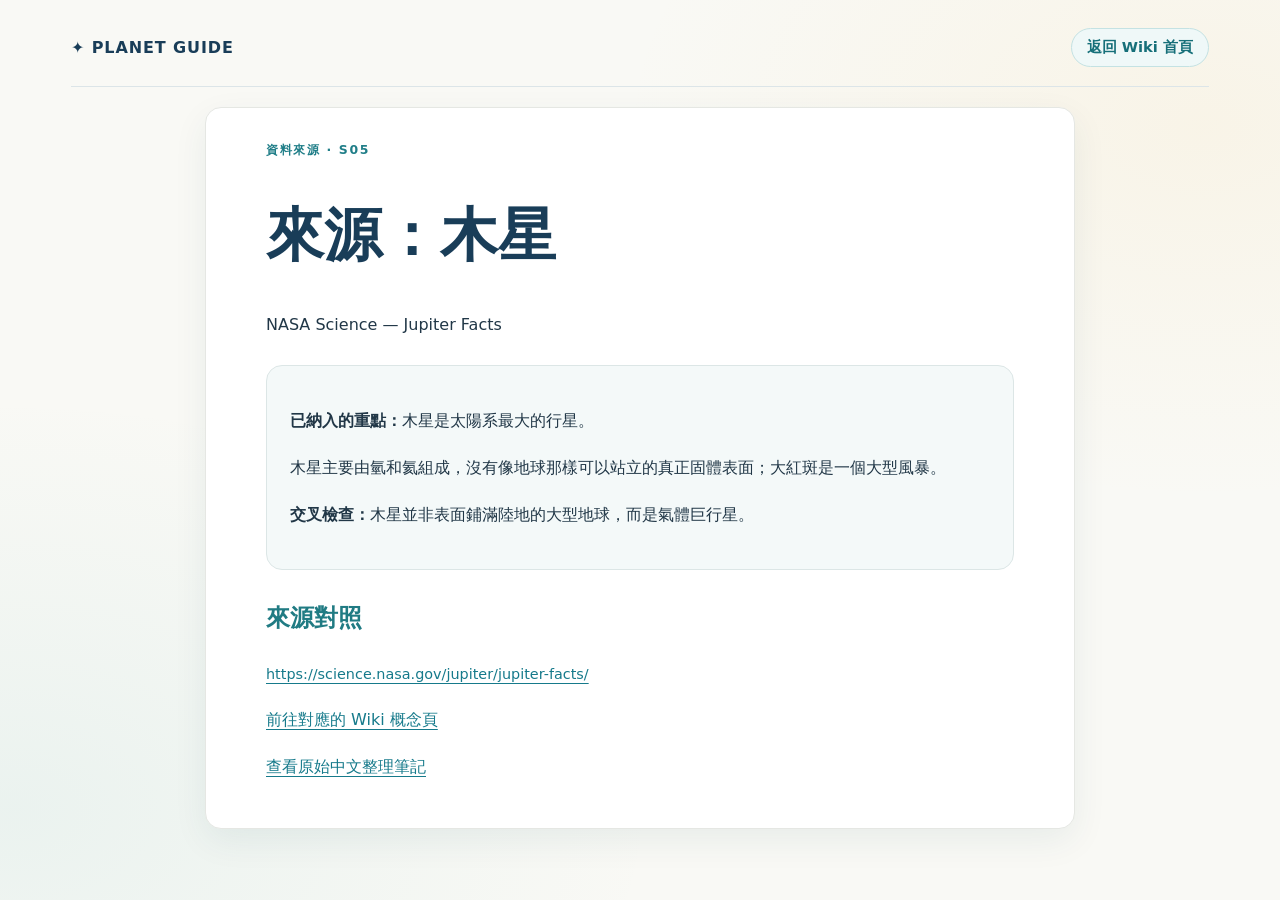
<file: wiki/sources/05-jupiter.html>
<!doctype html><html lang="zh-Hant"><head><meta name="viewport" content="width=device-width, initial-scale=1"><meta charset="utf-8"><meta name="theme-color" content="#f9f9f5"><link rel="stylesheet" href="../../style.css"><title>來源 S05｜木星</title></head><body><main class="wrap"><div class="top"><a class="logo" href="../../">✦ PLANET GUIDE</a><a class="navlink" href="../">返回 Wiki 首頁</a></div><div class="read"><div class="eyebrow">資料來源 · S05</div><h1>來源：木星</h1><p>NASA Science — Jupiter Facts</p><div class="panel"><p><b>已納入的重點：</b>木星是太陽系最大的行星。</p><p>木星主要由氫和氦組成，沒有像地球那樣可以站立的真正固體表面；大紅斑是一個大型風暴。</p><p><b>交叉檢查：</b>木星並非表面鋪滿陸地的大型地球，而是氣體巨行星。</p></div><h2>來源對照</h2><p class="sourcebox"><a href="https://science.nasa.gov/jupiter/jupiter-facts/" target="_blank" rel="noopener">https://science.nasa.gov/jupiter/jupiter-facts/</a></p><p><a href="../concepts/jupiter.html">前往對應的 Wiki 概念頁</a></p><p><a href="../../raw/05-jupiter.md">查看原始中文整理筆記</a></p></div></main></body></html>
</file>
<file: style.css>
/* PLANET GUIDE — bright editorial science-classroom theme */
:root {
  color-scheme: light;
  --bg: #f9f9f5;
  --panel: #ffffff;
  --panel2: #f3f8fa;
  --text: #213747;
  --heading: #193d58;
  --muted: #617484;
  --mint: #197f86;
  --line: #dce6e6;
  --shadow: 0 12px 35px rgba(20,66,84,.07);
  --mercury: #8897a3;
  --venus: #d6a454;
  --earth: #3895a0;
  --mars: #d46f58;
  --jupiter: #bf8651;
}
*{box-sizing:border-box}
html{scroll-behavior:smooth}
body{
  margin:0;
  background:
    radial-gradient(ellipse at 94% 14%,rgba(243,202,121,.11),transparent 34%),
    radial-gradient(ellipse at 1% 90%,rgba(66,166,169,.08),transparent 36%),
    var(--bg);
  color:var(--text);
  font-family:system-ui,-apple-system,"Noto Sans TC","Microsoft JhengHei",sans-serif;
  min-height:100dvh;
}
a{color:#167a8b;text-underline-offset:4px}
a:hover{color:#b65b47}
a:focus-visible,button:focus-visible{outline:3px solid #e6a344;outline-offset:3px}
button{font:inherit;cursor:pointer}
.wrap{max-width:1190px;margin:auto;padding:25px 26px 55px}
.top{display:flex;align-items:center;justify-content:space-between;gap:16px;margin-bottom:20px;flex-wrap:wrap;padding:3px 0 19px;border-bottom:1px solid #dce5e8}
.logo{display:inline-flex;align-items:center;gap:8px;font-weight:900;letter-spacing:.055em;text-decoration:none;color:var(--heading);font-size:1rem}
.logo::first-letter{color:#db8558}
.navlink{color:#166f79;text-decoration:none;border:1px solid #c4e2e3;border-radius:999px;background:#eff8f8;padding:9px 15px;font-weight:700;font-size:.92rem}
.navlink:hover{background:#e0f2f0}
.eyebrow{color:#207e88;font-size:.78rem;letter-spacing:.13em;font-weight:900;text-transform:uppercase}
.muted{color:var(--muted);line-height:1.9}
.pill{border:1px solid #d2e4e4;border-radius:999px;padding:7px 13px;color:#3a6470;background:#f3f9f8;font-size:.87rem}
.cards{display:grid;grid-template-columns:repeat(auto-fit,minmax(220px,1fr));gap:18px}
.card{padding:25px 23px;background:#fff;border:1px solid var(--line);border-radius:16px;min-width:0;box-shadow:var(--shadow);border-top:5px solid var(--line)}
.card:nth-child(5n+1){border-top-color:var(--mercury)}
.card:nth-child(5n+2){border-top-color:var(--venus)}
.card:nth-child(5n+3){border-top-color:var(--earth)}
.card:nth-child(5n+4){border-top-color:var(--mars)}
.card:nth-child(5n+5){border-top-color:var(--jupiter)}
.card h2{margin:8px 0 12px;font-size:1.43rem;color:var(--heading)}
.card p{line-height:1.8}
.planet{width:88px;height:88px;border-radius:50%;background:radial-gradient(circle at 30% 28%,var(--light) 0%,var(--color) 63%,#596b74 100%);box-shadow:0 10px 20px rgba(45,73,91,.17),inset -8px -11px 13px rgba(44,62,73,.13);margin-bottom:17px;flex-shrink:0}
.small{font-size:.89rem;color:var(--muted)}
.rowlinks{display:flex;flex-wrap:wrap;gap:9px 13px;margin-top:19px}
.rowlinks a{font-size:.85rem;font-weight:700}
.section{margin:40px 0 18px}
.panel{border:1px solid var(--line);background:#f4f9f9;padding:23px;border-radius:16px}
.sourcebox{font-size:.9rem;color:var(--muted);line-height:1.8;word-break:break-word}
.read{max-width:870px;margin:10px auto;line-height:1.95;padding:30px clamp(22px,5vw,60px);border:1px solid #e5e7e3;border-radius:16px;background:#fff;box-shadow:var(--shadow)}
.read h1{font-size:clamp(2.1rem,5vw,3.6rem);line-height:1.2;color:var(--heading)}
.read h2{color:#207b83;margin-top:25px}
.read li{margin-bottom:8px}
.read .panel{margin-top:25px}
.info-grid{display:grid;grid-template-columns:repeat(2,1fr);gap:14px}
footer{color:var(--muted);padding:26px 0 0;font-size:.85rem}
/* Slide deck: white educational workbook rather than dark tech glass */
.deck{max-width:1080px;margin:0 auto;background:#fff;border:1px solid #dfe7e4;box-shadow:0 20px 60px rgba(36,70,79,.09);border-radius:17px;min-height:min(670px,calc(100dvh - 140px));display:flex;flex-direction:column;overflow:hidden;position:relative}
.deck::before{content:"";position:absolute;top:0;left:0;right:0;height:8px;background:linear-gradient(90deg,#8897a3 0% 20%,#e4b464 20% 40%,#61b6be 40% 60%,#e78769 60% 80%,#c69b72 80% 100%);z-index:2}
.slide{display:none;padding:clamp(26px,5vw,66px);flex:1;position:relative}
.slide.active{display:block}
.slide h1{font-size:clamp(2.15rem,5.2vw,4.2rem);line-height:1.2;margin:12px 0 19px;color:var(--heading);letter-spacing:-.035em}
.slide h2{font-size:clamp(1.8rem,3.7vw,3rem);margin:0 0 15px;color:var(--heading)}
.slide p{font-size:clamp(.97rem,1.6vw,1.2rem);line-height:1.85;max-width:780px}
.slide:first-child.active{background:radial-gradient(ellipse at 90% 78%,rgba(245,220,167,.25),transparent 45%),linear-gradient(140deg,#fff 50%,#f2f9f8)}
.slide:first-child h1{max-width:760px}
.two{display:grid;grid-template-columns:1.25fr .75fr;gap:26px;align-items:center}
.two .planet{width:min(225px,30vw);height:min(225px,30vw);margin:auto;box-shadow:0 18px 35px rgba(44,79,80,.16),inset -18px -14px 24px rgba(22,52,65,.18)}
.keypoints{list-style:none;padding:0;margin:24px 0}
.keypoints li{padding:10px 2px;border-bottom:1px solid #e7eced;font-size:1.05rem}
.keypoints li::before{content:'●';font-size:.55rem;color:#e27b5f;padding-right:12px;vertical-align:middle}
.rail{display:flex;align-items:center;flex-wrap:wrap;gap:10px;margin:24px 0}
.rail span{display:inline-flex;align-items:center;gap:8px;border:1px solid #dae3e8;border-radius:999px;padding:10px 15px;background:#f6f8f8;color:#29475c;font-weight:750;font-size:.94rem}
.rail span::before{content:"";display:inline-block;width:11px;height:11px;border-radius:50%;background:var(--c,#7f95a2);box-shadow:inset -3px -2px 3px #0002}
.rail span:nth-child(5n+1){--c:var(--mercury);background:#f2f4f6;border-color:#dfe4e8}
.rail span:nth-child(5n+2){--c:var(--venus);background:#fffaec;border-color:#f2e5b9}
.rail span:nth-child(5n+3){--c:var(--earth);background:#eaf9fa;border-color:#cce8e6}
.rail span:nth-child(5n+4){--c:var(--mars);background:#fff2ec;border-color:#f2d7ca}
.rail span:nth-child(5n+5){--c:var(--jupiter);background:#faf2e9;border-color:#eadaC8}
.compare{width:100%;border-collapse:collapse;margin-top:22px;font-size:.95rem}
.compare th,.compare td{padding:13px 14px;border-bottom:1px solid #e6ecee;text-align:left}
.compare th{color:#1a5871;background:#eef5f6;font-weight:800}
.compare tr:nth-child(even) td{background:#fafcfb}
.quiz-answer{display:none;background:#f0f9f3;border:1px solid #bcdcc7;padding:18px;border-radius:12px;margin-top:16px;line-height:1.8}
.quiz-answer.show{display:block}
.action{color:white;background:#1b7a80;border:0;padding:12px 22px;border-radius:11px;font-weight:850;box-shadow:0 5px 10px #1b7a8025}
.action:hover{background:#115d6b}
/* 翻頁操作移到簡報左右兩側；不遮住教學內容。 */
.side-arrow{
  position:absolute;top:50%;transform:translateY(-50%);z-index:5;
  display:flex;align-items:center;justify-content:center;
  width:49px;height:68px;border:1px solid #c5dde0;border-radius:14px;
  background:#f1f9f9;color:#24727c;box-shadow:0 5px 18px rgba(39,85,95,.08);
  font-size:2.6rem;font-weight:400;line-height:1;
  transition:background-color .15s,border-color .15s,box-shadow .15s;
}
.side-arrow-prev{left:16px}
.side-arrow-next{right:16px}
.side-arrow:hover:not(:disabled){background:#dcf3f0;border-color:#79babb;box-shadow:0 7px 18px rgba(39,85,95,.14)}
.side-arrow:disabled{opacity:.25;cursor:default;box-shadow:none}
/* 左右保留箭頭所需的空間；原本教學區塊不被按鈕遮住。 */
.slide{padding-left:clamp(83px,9vw,116px);padding-right:clamp(83px,9vw,116px)}
.footerbar{border-top:1px solid #e3eced;padding:15px 25px;display:flex;justify-content:center;align-items:center;gap:8px;background:#fbfdfc}
.bar{height:5px;background:#e7edef}
.bar>div{height:100%;width:10%;background:#2b9da0;transition:width .2s}
.sourceslist{padding-left:23px;line-height:2.1}
.sourceslist a{font-size:.93rem}
.kicker{font-weight:900;color:#197d86;letter-spacing:.16em;font-size:.79rem;text-transform:uppercase;display:inline-block;background:#ebf7f6;border:1px solid #d1e9e6;border-radius:99px;padding:7px 12px}
.links{display:flex;flex-wrap:wrap;gap:14px;margin-top:25px}
.links a{color:#137b83;font-weight:650}
@media(max-width:650px){
  .wrap{padding:15px 12px 38px}
  .top{margin-bottom:14px}
  .card{padding:19px}
  .info-grid{grid-template-columns:1fr}
  .read{padding:22px 18px}
  .deck{min-height:calc(100dvh - 140px);border-radius:12px}
  .slide{padding:30px 46px 32px}
  .two{grid-template-columns:1fr}
  .two .planet{width:105px;height:105px;margin:3px 0 0}
  .rail{gap:7px}
  .rail span{padding:8px 10px;font-size:.81rem}
  .compare{font-size:.78rem}
  .compare th,.compare td{padding:9px 5px}
  .footerbar{padding:12px}
  .side-arrow{width:33px;height:55px;font-size:2rem;border-radius:10px;background:#eef8f8ee}
  .side-arrow-prev{left:5px}
  .side-arrow-next{right:5px}
  .sourceslist{line-height:1.7}
}
</file>
